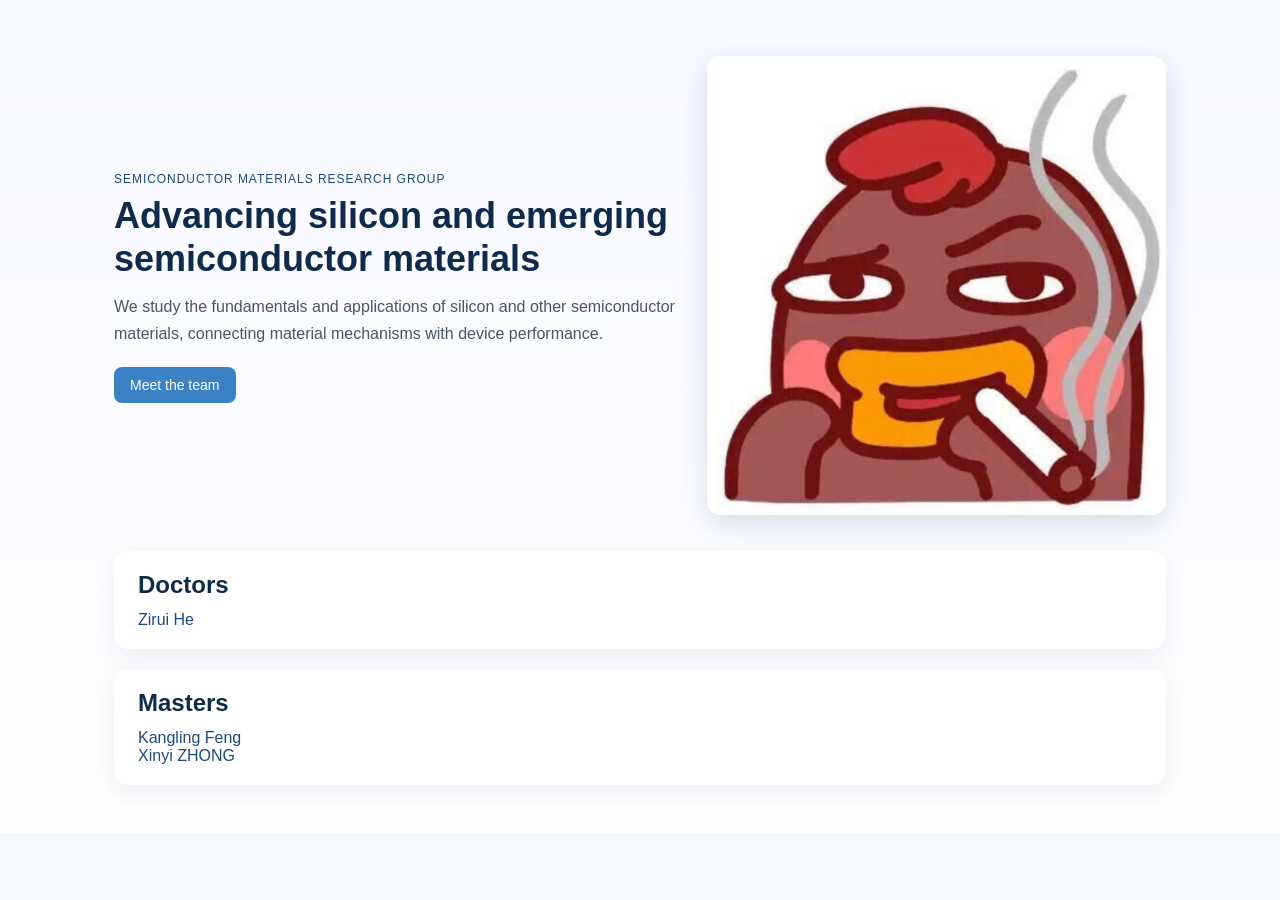
<file: index.html>
<!DOCTYPE html>
<html lang="en">
<head>
    <meta charset="UTF-8" />
    <meta name="viewport" content="initial-scale=1.0" />
    <title>Home page of research group</title>
    <link rel="stylesheet" href="style.css" />
</head>
<body>
    <header class="hero">
        <div class="hero-text">
            <p class="eyebrow">Semiconductor Materials Research Group</p>
            <h1>Advancing silicon and emerging semiconductor materials</h1>
            <p class="lead">
                We study the fundamentals and applications of silicon and other semiconductor materials,
                connecting material mechanisms with device performance.
            </p>
            <div class="hero-actions">
                <a class="btn" href="#members">Meet the team</a>
                <!-- <a class="btn ghost" href="zirui/index.html">Zirui He</a> -->
            </div>
        </div>
        <div class="hero-media">
            <img src="picture.png" alt="Semiconductor materials research" />
        </div>
    </header>

    <main class="content">
        <section id="members" class="card">
            <h2>Doctors</h2>
            <ul class="member-list">
                <li><a href="zirui/index.html">Zirui He</a></li>
            </ul>
        </section>
        <section class="card">
            <h2>Masters</h2>
            <ul class="member-list">
                <li><a href="kangling/index.html">Kangling Feng</a></li>
                <li><a href="xinyi/index.html">Xinyi ZHONG</a></li>
            </ul>
        </section>
    </main>
</body>
</html>
</file>
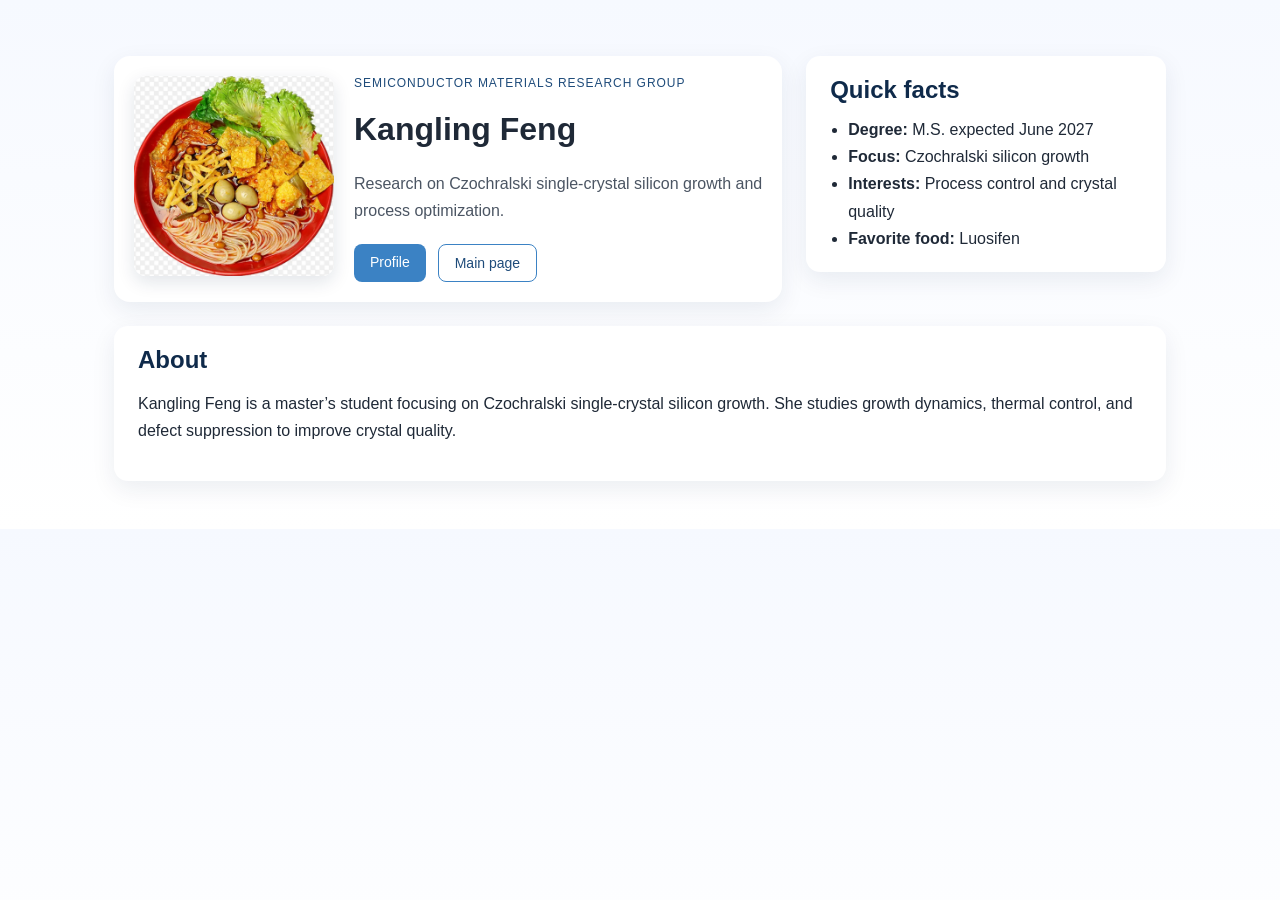
<file: kangling/index.html>
<!DOCTYPE html>
<html lang="en">
<head>
    <meta charset="UTF-8" />
    <meta name="viewport" content="initial-scale=1.0" />
    <title>Kangling Feng</title>
    <link rel="stylesheet" href="../style.css" />
</head>

<body>
    <header class="profile-header">
        <div class="profile-card">
            <img src="fkl.jpeg" alt="Kangling Feng portrait" />
            <div>
                <p class="eyebrow">Semiconductor Materials Research Group</p>
                <h1>Kangling Feng</h1>
                <p class="lead">
                    Research on Czochralski single-crystal silicon growth and process optimization.
                </p>
                <div class="hero-actions">
                    <a class="btn" href="#about">Profile</a>
                    <a class="btn ghost" href="../index.html">Main page</a>
                </div>
            </div>
        </div>

        <aside class="profile-facts card">
            <h2>Quick facts</h2>
            <ul class="facts-list">
                <li><strong>Degree:</strong> M.S. expected June 2027</li>
                <li><strong>Focus:</strong> Czochralski silicon growth</li>
                <li><strong>Interests:</strong> Process control and crystal quality</li>
                <li><strong>Favorite food:</strong> Luosifen</li>
            </ul>
        </aside>
    </header>

    <main class="content">
        <section id="about" class="card">
            <h2>About</h2>
            <p>
                Kangling Feng is a master’s student focusing on Czochralski single-crystal silicon growth.
                She studies growth dynamics, thermal control, and defect suppression to improve crystal quality.
            </p>
        </section>
    </main>
</body>
</html>
</file>
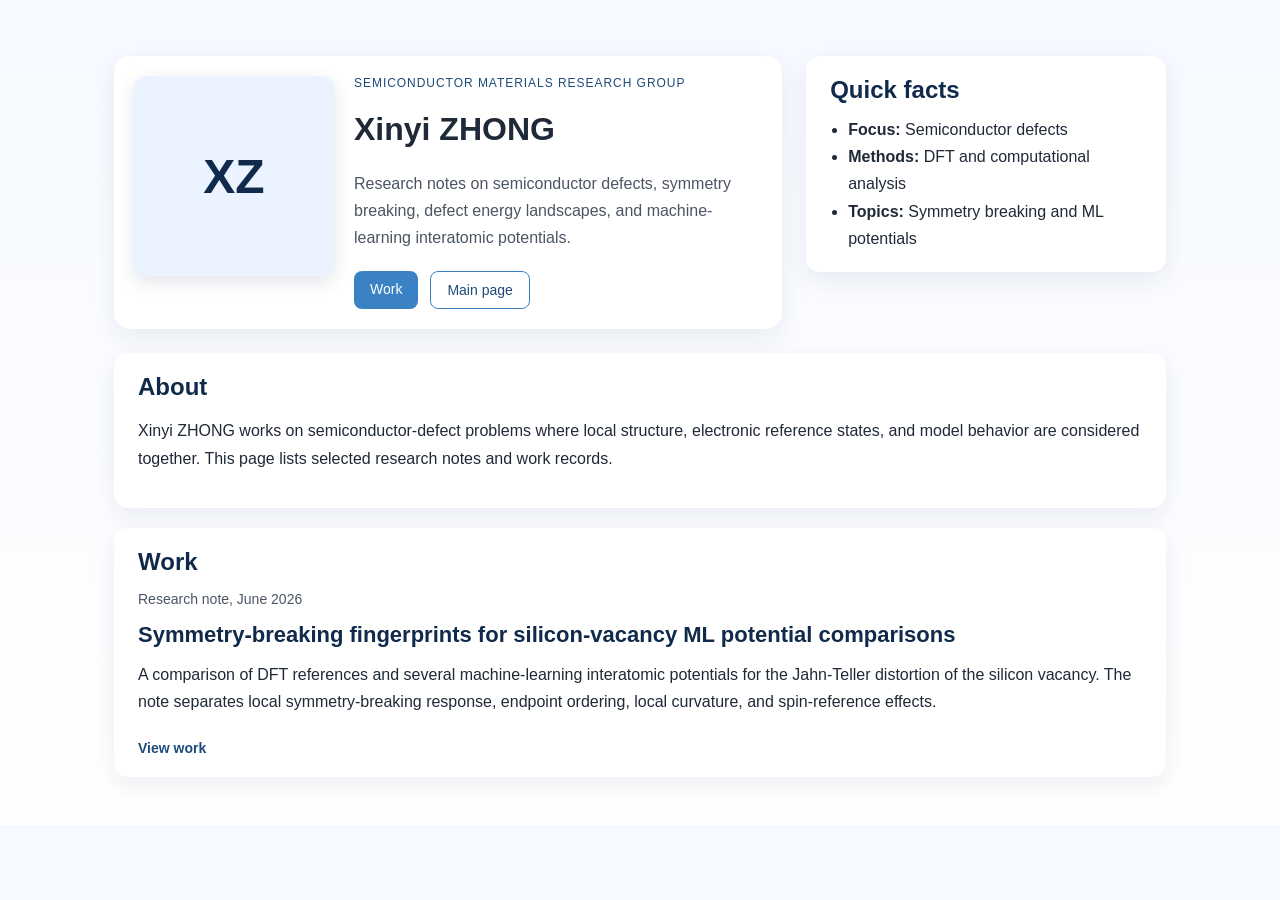
<file: xinyi/index.html>
<!DOCTYPE html>
<html lang="en">
<head>
    <meta charset="UTF-8" />
    <meta name="viewport" content="initial-scale=1.0" />
    <title>Xinyi ZHONG</title>
    <link rel="stylesheet" href="../style.css" />
</head>

<body>
    <header class="profile-header">
        <div class="profile-card">
            <div class="profile-avatar" aria-label="Xinyi ZHONG portrait placeholder">XZ</div>
            <div>
                <p class="eyebrow">Semiconductor Materials Research Group</p>
                <h1>Xinyi ZHONG</h1>
                <p class="lead">
                    Research notes on semiconductor defects, symmetry breaking, defect energy landscapes, and
                    machine-learning interatomic potentials.
                </p>
                <div class="hero-actions">
                    <a class="btn" href="#work">Work</a>
                    <a class="btn ghost" href="../index.html">Main page</a>
                </div>
            </div>
        </div>

        <aside class="profile-facts card">
            <h2>Quick facts</h2>
            <ul class="facts-list">
                <li><strong>Focus:</strong> Semiconductor defects</li>
                <li><strong>Methods:</strong> DFT and computational analysis</li>
                <li><strong>Topics:</strong> Symmetry breaking and ML potentials</li>
            </ul>
        </aside>
    </header>

    <main class="content">
        <section id="about" class="card">
            <h2>About</h2>
            <p>
                Xinyi ZHONG works on semiconductor-defect problems where local structure, electronic reference states,
                and model behavior are considered together. This page lists selected research notes and work records.
            </p>
        </section>

        <section id="work" class="card">
            <h2>Work</h2>
            <div class="work-list">
                <article class="work-item">
                    <p class="work-meta">Research note, June 2026</p>
                    <h3>
                        <a class="work-link" href="work/silicon-vacancy-ml-potential-comparisons/index.html">
                            Symmetry-breaking fingerprints for silicon-vacancy ML potential comparisons
                        </a>
                    </h3>
                    <p class="work-summary">
                        A comparison of DFT references and several machine-learning interatomic potentials for the
                        Jahn-Teller distortion of the silicon vacancy. The note separates local symmetry-breaking
                        response, endpoint ordering, local curvature, and spin-reference effects.
                    </p>
                    <a class="work-more" href="work/silicon-vacancy-ml-potential-comparisons/index.html">View work</a>
                </article>
            </div>
        </section>
    </main>
</body>
</html>
</file>
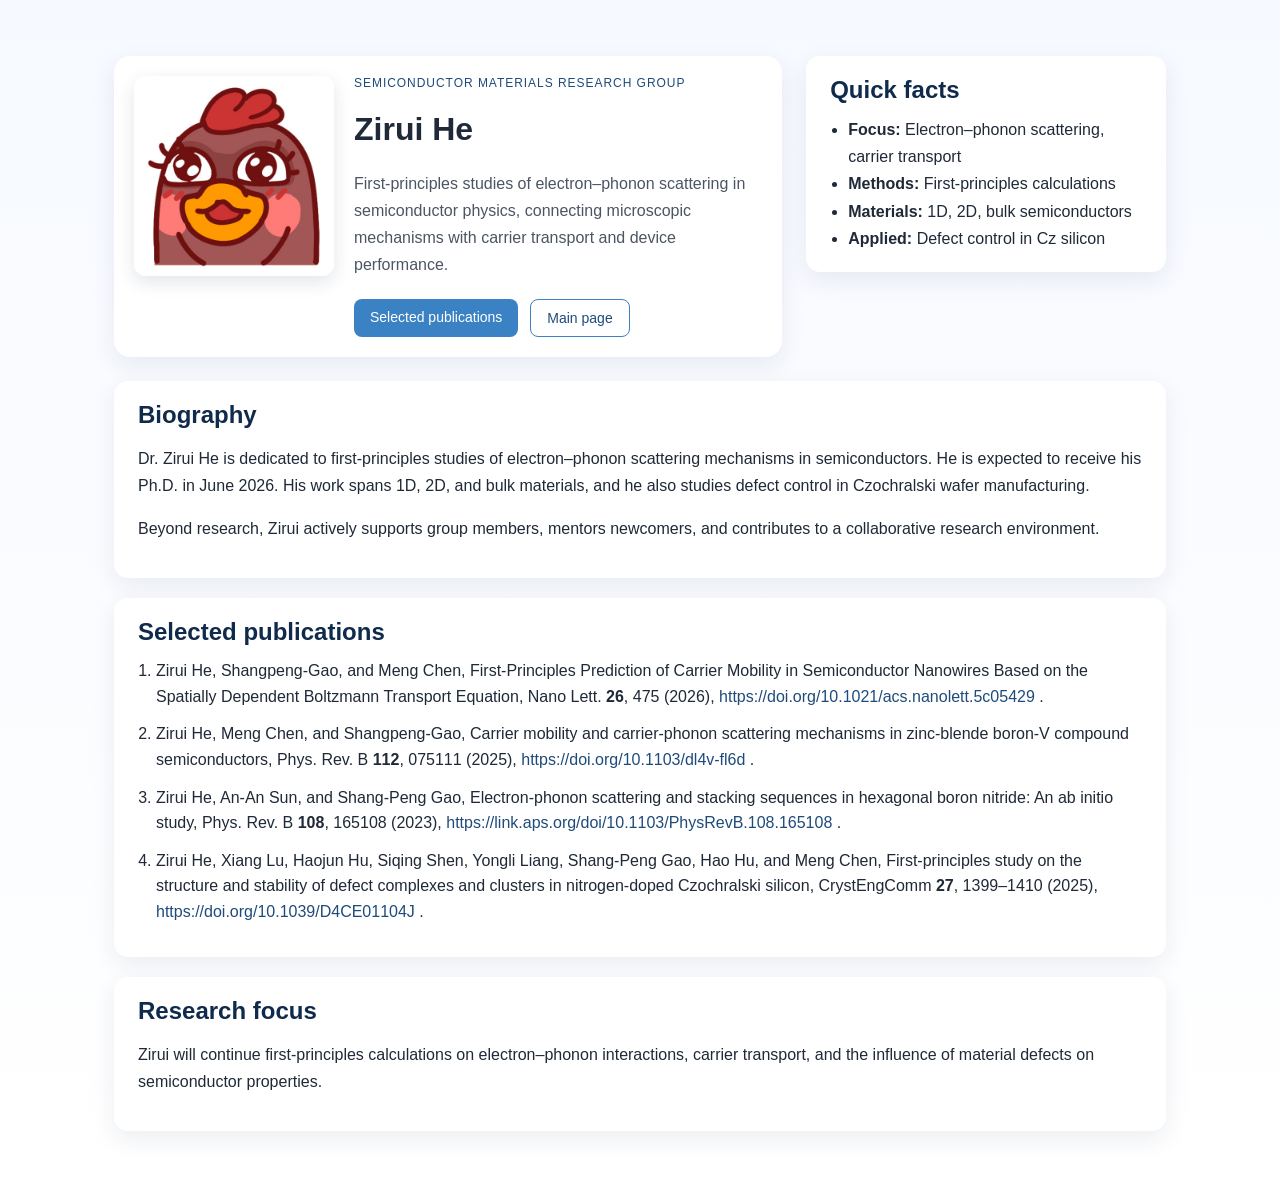
<file: zirui/index.html>
<!DOCTYPE html>
<html lang="en">
<head>
    <meta charset="UTF-8" />
    <meta name="viewport" content="initial-scale=1.0" />
    <title>Zirui He</title>
    <link rel="stylesheet" href="../style.css" />
</head>

<body>
    <header class="profile-header">
        <div class="profile-card">
            <img src="1.jpeg" alt="Zirui He portrait" />
            <div>
                <p class="eyebrow">Semiconductor Materials Research Group</p>
                <h1>Zirui He</h1>
                <p class="lead">
                    First-principles studies of electron–phonon scattering in semiconductor physics,
                    connecting microscopic mechanisms with carrier transport and device performance.
                </p>
                <div class="hero-actions">
                    <a class="btn" href="#publications">Selected publications</a>
                    <a class="btn ghost" href="../index.html">Main page</a>
                </div>
            </div>
        </div>

        <aside class="profile-facts card">
            <h2>Quick facts</h2>
            <ul class="facts-list">
                <li><strong>Focus:</strong> Electron–phonon scattering, carrier transport</li>
                <li><strong>Methods:</strong> First-principles calculations</li>
                <li><strong>Materials:</strong> 1D, 2D, bulk semiconductors</li>
                <li><strong>Applied:</strong> Defect control in Cz silicon</li>
            </ul>
        </aside>
    </header>

    <main class="content">
        <section class="card">
            <h2>Biography</h2>
            <p>
                Dr. Zirui He is dedicated to first-principles studies of electron–phonon scattering mechanisms in
                semiconductors. He is expected to receive his Ph.D. in June 2026. His work spans 1D, 2D, and bulk
                materials, and he also studies defect control in Czochralski wafer manufacturing.
            </p>
            <p>
                Beyond research, Zirui actively supports group members, mentors newcomers, and contributes to a
                collaborative research environment.
            </p>
        </section>

        <section id="publications" class="card">
            <h2>Selected publications</h2>
            <ol class="pub-list">
                <li>
                    Zirui He, Shangpeng-Gao, and Meng Chen, First-Principles Prediction of Carrier Mobility in
                    Semiconductor Nanowires Based on the Spatially Dependent Boltzmann Transport Equation, Nano Lett.
                    <b>26</b>, 475 (2026),
                    <a href="https://doi.org/10.1021/acs.nanolett.5c05429" target="_blank" rel="noreferrer">
                        https://doi.org/10.1021/acs.nanolett.5c05429
                    </a>.
                </li>
                <li>
                    Zirui He, Meng Chen, and Shangpeng-Gao, Carrier mobility and carrier-phonon scattering mechanisms in
                    zinc-blende boron-V compound semiconductors, Phys. Rev. B <b>112</b>, 075111 (2025),
                    <a href="https://doi.org/10.1103/dl4v-fl6d" target="_blank" rel="noreferrer">
                        https://doi.org/10.1103/dl4v-fl6d
                    </a>.
                </li>
                <li>
                    Zirui He, An-An Sun, and Shang-Peng Gao, Electron-phonon scattering and stacking sequences in
                    hexagonal boron nitride: An ab initio study, Phys. Rev. B <b>108</b>, 165108 (2023),
                    <a href="https://link.aps.org/doi/10.1103/PhysRevB.108.165108" target="_blank" rel="noreferrer">
                        https://link.aps.org/doi/10.1103/PhysRevB.108.165108
                    </a>.
                </li>
                <li>
                    Zirui He, Xiang Lu, Haojun Hu, Siqing Shen, Yongli Liang, Shang-Peng Gao, Hao Hu, and Meng Chen,
                    First-principles study on the structure and stability of defect complexes and clusters in
                    nitrogen-doped Czochralski silicon, CrystEngComm <b>27</b>, 1399–1410 (2025),
                    <a href="https://doi.org/10.1039/D4CE01104J" target="_blank" rel="noreferrer">
                        https://doi.org/10.1039/D4CE01104J
                    </a>.
                </li>
            </ol>
        </section>

        <section class="card">
            <h2>Research focus</h2>
            <p>
                Zirui will continue first-principles calculations on electron–phonon interactions, carrier transport,
                and the influence of material defects on semiconductor properties.
            </p>
        </section>
    </main>
</body>
</html>
</file>
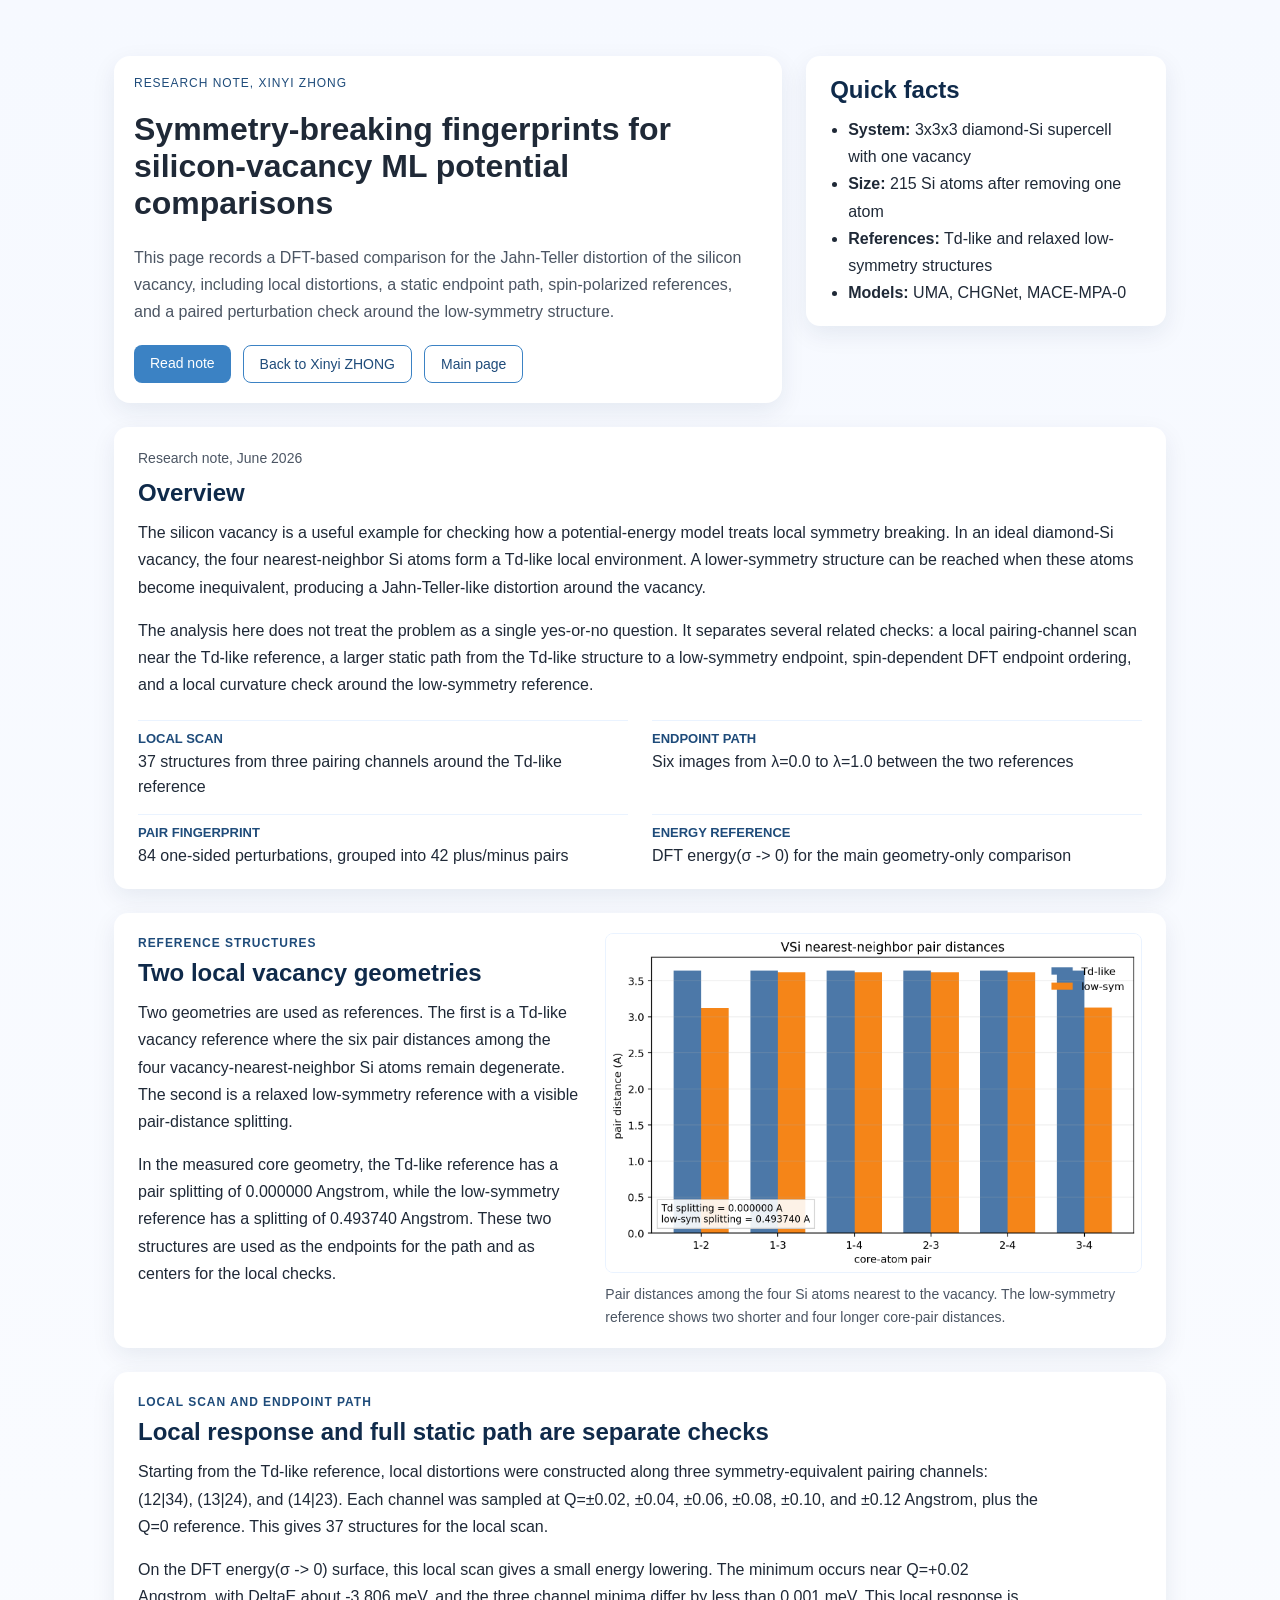
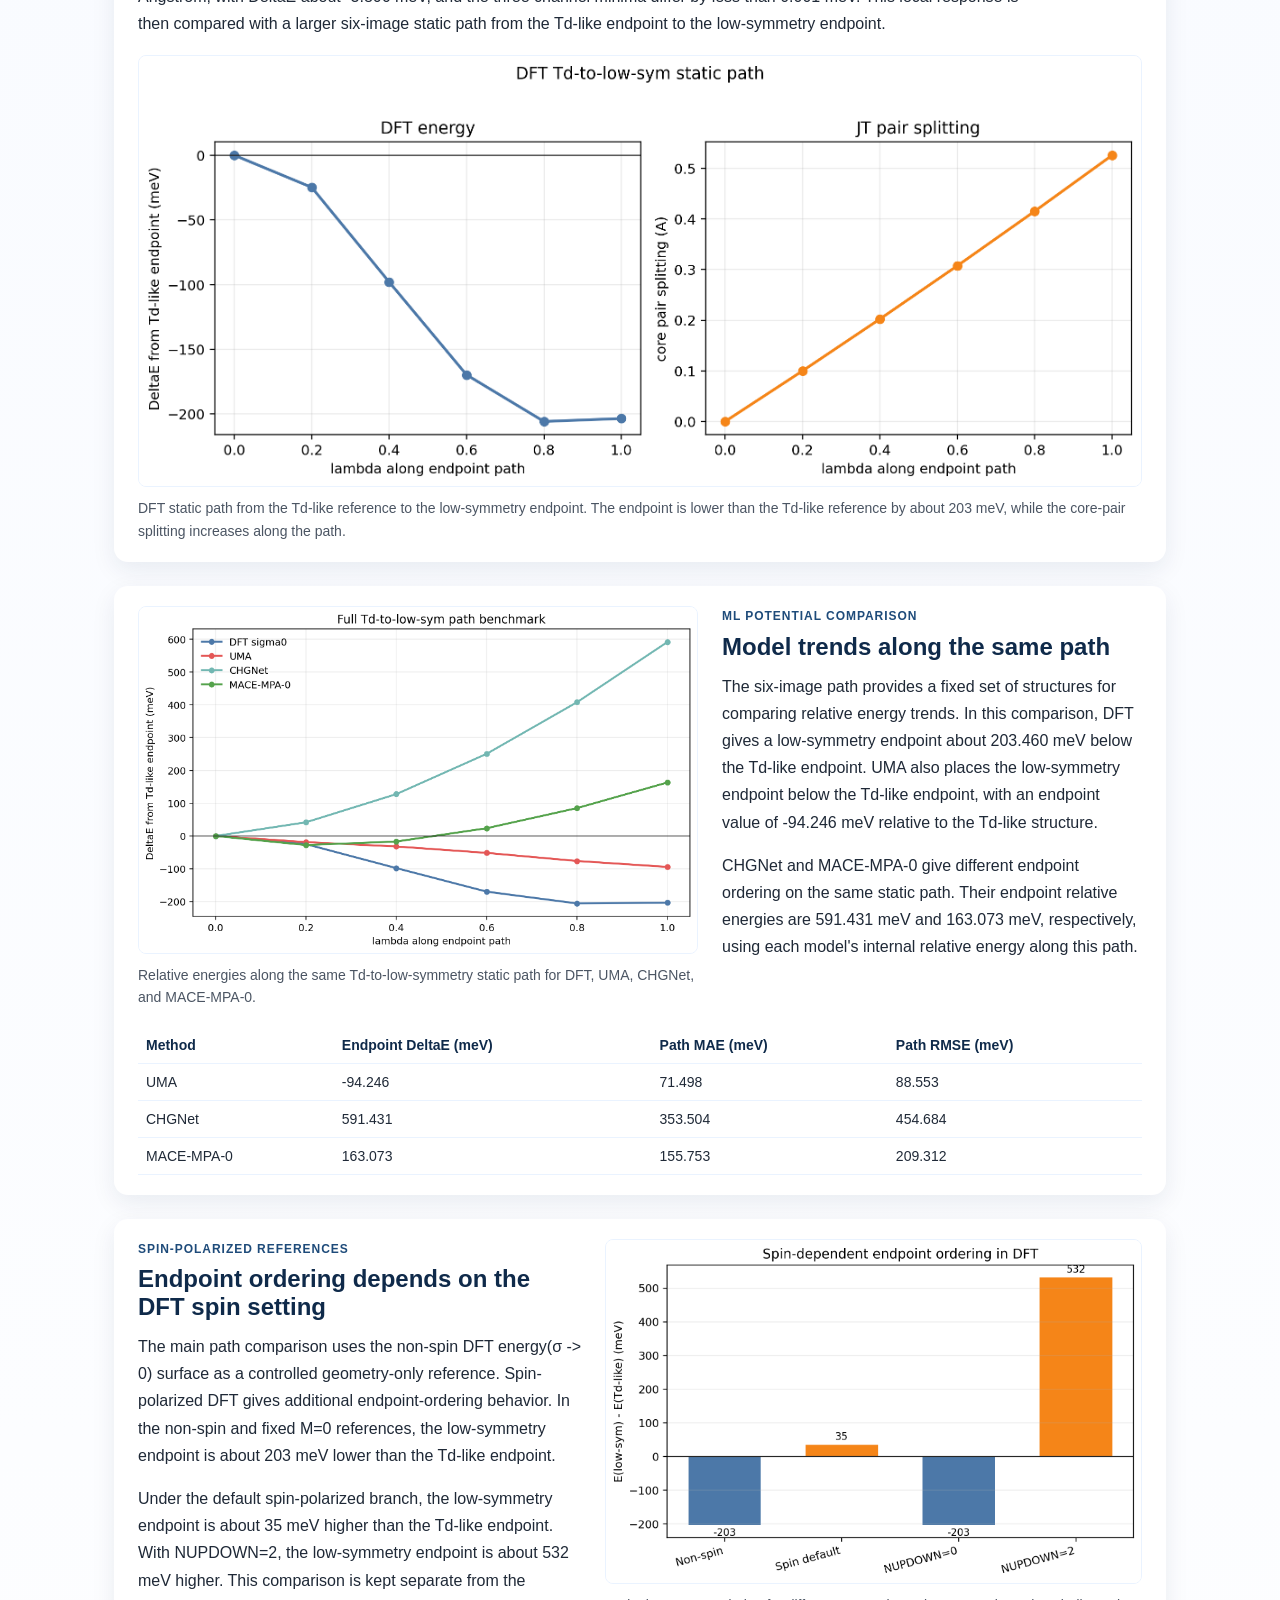
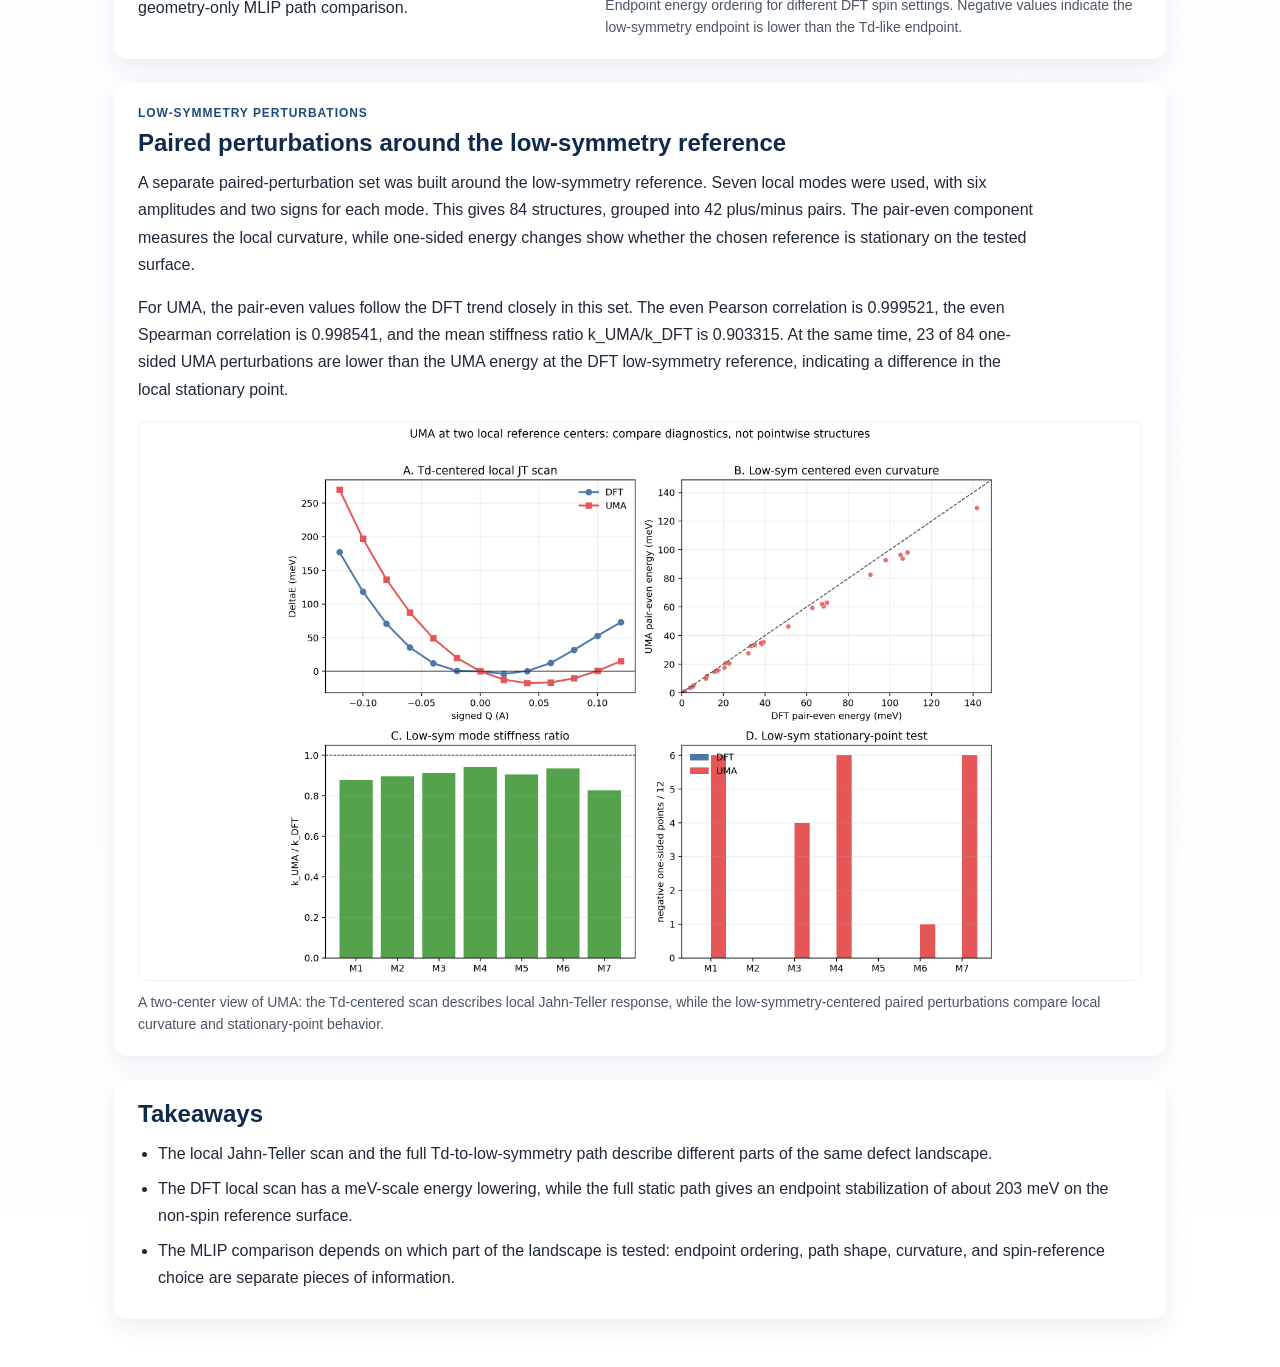
<file: xinyi/work/silicon-vacancy-ml-potential-comparisons/index.html>
<!DOCTYPE html>
<html lang="en">
<head>
    <meta charset="UTF-8" />
    <meta name="viewport" content="initial-scale=1.0" />
    <title>Silicon-vacancy ML potential comparisons</title>
    <link rel="stylesheet" href="../../../style.css" />
</head>

<body>
    <header class="profile-header">
        <div class="profile-card work-hero-card">
            <div>
                <p class="eyebrow">Research note, Xinyi ZHONG</p>
                <h1>Symmetry-breaking fingerprints for silicon-vacancy ML potential comparisons</h1>
                <p class="lead">
                    This page records a DFT-based comparison for the Jahn-Teller distortion of the silicon vacancy,
                    including local distortions, a static endpoint path, spin-polarized references, and a paired
                    perturbation check around the low-symmetry structure.
                </p>
                <div class="hero-actions">
                    <a class="btn" href="#reference">Read note</a>
                    <a class="btn ghost" href="../../index.html">Back to Xinyi ZHONG</a>
                    <a class="btn ghost" href="../../../index.html">Main page</a>
                </div>
            </div>
        </div>

        <aside class="profile-facts card">
            <h2>Quick facts</h2>
            <ul class="facts-list">
                <li><strong>System:</strong> 3x3x3 diamond-Si supercell with one vacancy</li>
                <li><strong>Size:</strong> 215 Si atoms after removing one atom</li>
                <li><strong>References:</strong> Td-like and relaxed low-symmetry structures</li>
                <li><strong>Models:</strong> UMA, CHGNet, MACE-MPA-0</li>
            </ul>
        </aside>
    </header>

    <main class="content work-detail">
        <section class="card narrative-intro">
            <p class="work-meta">Research note, June 2026</p>
            <h2>Overview</h2>
            <p>
                The silicon vacancy is a useful example for checking how a potential-energy model treats local
                symmetry breaking. In an ideal diamond-Si vacancy, the four nearest-neighbor Si atoms form a Td-like
                local environment. A lower-symmetry structure can be reached when these atoms become inequivalent,
                producing a Jahn-Teller-like distortion around the vacancy.
            </p>
            <p>
                The analysis here does not treat the problem as a single yes-or-no question. It separates several
                related checks: a local pairing-channel scan near the Td-like reference, a larger static path from the
                Td-like structure to a low-symmetry endpoint, spin-dependent DFT endpoint ordering, and a local
                curvature check around the low-symmetry reference.
            </p>

            <dl class="key-results compact-results">
                <div>
                    <dt>Local scan</dt>
                    <dd>37 structures from three pairing channels around the Td-like reference</dd>
                </div>
                <div>
                    <dt>Endpoint path</dt>
                    <dd>Six images from &lambda;=0.0 to &lambda;=1.0 between the two references</dd>
                </div>
                <div>
                    <dt>Pair fingerprint</dt>
                    <dd>84 one-sided perturbations, grouped into 42 plus/minus pairs</dd>
                </div>
                <div>
                    <dt>Energy reference</dt>
                    <dd>DFT energy(&sigma; -> 0) for the main geometry-only comparison</dd>
                </div>
            </dl>
        </section>

        <section id="reference" class="card narrative-section">
            <div class="narrative-grid">
                <div class="section-copy">
                    <p class="section-kicker">Reference structures</p>
                    <h2>Two local vacancy geometries</h2>
                    <p>
                        Two geometries are used as references. The first is a Td-like vacancy reference where the six
                        pair distances among the four vacancy-nearest-neighbor Si atoms remain degenerate. The second
                        is a relaxed low-symmetry reference with a visible pair-distance splitting.
                    </p>
                    <p>
                        In the measured core geometry, the Td-like reference has a pair splitting of 0.000000 Angstrom,
                        while the low-symmetry reference has a splitting of 0.493740 Angstrom. These two structures are
                        used as the endpoints for the path and as centers for the local checks.
                    </p>
                </div>
                <figure class="research-figure figure-panel">
                    <img src="../../figures/fig1_reference_pair_distances.png"
                        alt="Nearest-neighbor pair distances for Td-like and low-symmetry silicon-vacancy references" />
                    <figcaption>
                        Pair distances among the four Si atoms nearest to the vacancy. The low-symmetry reference shows
                        two shorter and four longer core-pair distances.
                    </figcaption>
                </figure>
            </div>
        </section>

        <section class="card narrative-section">
            <div class="section-copy section-copy-wide">
                <p class="section-kicker">Local scan and endpoint path</p>
                <h2>Local response and full static path are separate checks</h2>
                <p>
                    Starting from the Td-like reference, local distortions were constructed along three
                    symmetry-equivalent pairing channels: (12|34), (13|24), and (14|23). Each channel was sampled at
                    Q=&plusmn;0.02, &plusmn;0.04, &plusmn;0.06, &plusmn;0.08, &plusmn;0.10, and &plusmn;0.12 Angstrom, plus the Q=0 reference.
                    This gives 37 structures for the local scan.
                </p>
                <p>
                    On the DFT energy(&sigma; -> 0) surface, this local scan gives a small energy lowering. The minimum
                    occurs near Q=+0.02 Angstrom, with DeltaE about -3.806 meV, and the three channel minima differ by
                    less than 0.001 meV. This local response is then compared with a larger six-image static path from
                    the Td-like endpoint to the low-symmetry endpoint.
                </p>
            </div>

            <figure class="research-figure figure-panel figure-wide">
                <img src="../../figures/fig2_dft_td_to_jt_path.png"
                    alt="DFT static path from Td-like to low-symmetry silicon-vacancy structures" />
                <figcaption>
                    DFT static path from the Td-like reference to the low-symmetry endpoint. The endpoint is lower than
                    the Td-like reference by about 203 meV, while the core-pair splitting increases along the path.
                </figcaption>
            </figure>
        </section>

        <section class="card narrative-section">
            <div class="narrative-grid reverse-grid">
                <figure class="research-figure figure-panel">
                    <img src="../../figures/fig3_full_path_uma_chgnet_mace_mpa.png"
                        alt="Full path comparison for DFT, UMA, CHGNet, and MACE-MPA-0" />
                    <figcaption>
                        Relative energies along the same Td-to-low-symmetry static path for DFT, UMA, CHGNet, and
                        MACE-MPA-0.
                    </figcaption>
                </figure>
                <div class="section-copy">
                    <p class="section-kicker">ML potential comparison</p>
                    <h2>Model trends along the same path</h2>
                    <p>
                        The six-image path provides a fixed set of structures for comparing relative energy trends. In
                        this comparison, DFT gives a low-symmetry endpoint about 203.460 meV below the Td-like endpoint.
                        UMA also places the low-symmetry endpoint below the Td-like endpoint, with an endpoint value of
                        -94.246 meV relative to the Td-like structure.
                    </p>
                    <p>
                        CHGNet and MACE-MPA-0 give different endpoint ordering on the same static path. Their endpoint
                        relative energies are 591.431 meV and 163.073 meV, respectively, using each model's internal
                        relative energy along this path.
                    </p>
                </div>
            </div>

            <div class="metric-table-wrap">
                <table class="metric-table">
                    <thead>
                        <tr>
                            <th>Method</th>
                            <th>Endpoint DeltaE (meV)</th>
                            <th>Path MAE (meV)</th>
                            <th>Path RMSE (meV)</th>
                        </tr>
                    </thead>
                    <tbody>
                        <tr>
                            <td>UMA</td>
                            <td>-94.246</td>
                            <td>71.498</td>
                            <td>88.553</td>
                        </tr>
                        <tr>
                            <td>CHGNet</td>
                            <td>591.431</td>
                            <td>353.504</td>
                            <td>454.684</td>
                        </tr>
                        <tr>
                            <td>MACE-MPA-0</td>
                            <td>163.073</td>
                            <td>155.753</td>
                            <td>209.312</td>
                        </tr>
                    </tbody>
                </table>
            </div>
        </section>

        <section class="card narrative-section">
            <div class="narrative-grid">
                <div class="section-copy">
                    <p class="section-kicker">Spin-polarized references</p>
                    <h2>Endpoint ordering depends on the DFT spin setting</h2>
                    <p>
                        The main path comparison uses the non-spin DFT energy(&sigma; -> 0) surface as a controlled
                        geometry-only reference. Spin-polarized DFT gives additional endpoint-ordering behavior. In the
                        non-spin and fixed M=0 references, the low-symmetry endpoint is about 203 meV lower than the
                        Td-like endpoint.
                    </p>
                    <p>
                        Under the default spin-polarized branch, the low-symmetry endpoint is about 35 meV higher than
                        the Td-like endpoint. With NUPDOWN=2, the low-symmetry endpoint is about 532 meV higher. This
                        comparison is kept separate from the geometry-only MLIP path comparison.
                    </p>
                </div>
                <figure class="research-figure figure-panel">
                    <img src="../../figures/fig4_spin_endpoint_ordering.png"
                        alt="Spin-dependent endpoint ordering in DFT for the silicon vacancy" />
                    <figcaption>
                        Endpoint energy ordering for different DFT spin settings. Negative values indicate the
                        low-symmetry endpoint is lower than the Td-like endpoint.
                    </figcaption>
                </figure>
            </div>
        </section>

        <section class="card narrative-section">
            <div class="section-copy section-copy-wide">
                <p class="section-kicker">Low-symmetry perturbations</p>
                <h2>Paired perturbations around the low-symmetry reference</h2>
                <p>
                    A separate paired-perturbation set was built around the low-symmetry reference. Seven local modes
                    were used, with six amplitudes and two signs for each mode. This gives 84 structures, grouped into
                    42 plus/minus pairs. The pair-even component measures the local curvature, while one-sided energy
                    changes show whether the chosen reference is stationary on the tested surface.
                </p>
                <p>
                    For UMA, the pair-even values follow the DFT trend closely in this set. The even Pearson
                    correlation is 0.999521, the even Spearman correlation is 0.998541, and the mean stiffness ratio
                    k_UMA/k_DFT is 0.903315. At the same time, 23 of 84 one-sided UMA perturbations are lower than the
                    UMA energy at the DFT low-symmetry reference, indicating a difference in the local stationary point.
                </p>
            </div>

            <figure class="research-figure figure-panel figure-wide">
                <img src="../../figures/fig5_uma_two_center_diagnostic.png"
                    alt="UMA two-center diagnostic for local Jahn-Teller topology and low-symmetry basin curvature" />
                <figcaption>
                    A two-center view of UMA: the Td-centered scan describes local Jahn-Teller response, while the
                    low-symmetry-centered paired perturbations compare local curvature and stationary-point behavior.
                </figcaption>
            </figure>
        </section>

        <section class="card narrative-section">
            <h2>Takeaways</h2>
            <ul class="work-points takeaway-list">
                <li>
                    The local Jahn-Teller scan and the full Td-to-low-symmetry path describe different parts of the
                    same defect landscape.
                </li>
                <li>
                    The DFT local scan has a meV-scale energy lowering, while the full static path gives an endpoint
                    stabilization of about 203 meV on the non-spin reference surface.
                </li>
                <li>
                    The MLIP comparison depends on which part of the landscape is tested: endpoint ordering, path shape,
                    curvature, and spin-reference choice are separate pieces of information.
                </li>
            </ul>
        </section>
    </main>
</body>
</html>
</file>
<file: style.css>
:root {
    --blue-900: #0f2a4a;
    --blue-700: #1e4b7a;
    --blue-500: #3b82c4;
    --blue-100: #eaf3ff;
    --blue-50: #f6f9ff;
    --gray-800: #1f2937;
    --gray-600: #4b5563;
    --white: #ffffff;
}

* {
    box-sizing: border-box;
}

body {
    margin: 0;
    font-family: "Inter", "Helvetica Neue", Arial, sans-serif;
    color: var(--gray-800);
    background: linear-gradient(180deg, var(--blue-50), var(--white));
}

.hero {
    max-width: 1100px;
    margin: 0 auto;
    padding: 56px 24px 32px;
    display: grid;
    grid-template-columns: 1.1fr 0.9fr;
    gap: 32px;
    align-items: center;
}

.hero-text h1 {
    font-size: 36px;
    line-height: 1.2;
    margin: 8px 0 12px;
    color: var(--blue-900);
}

.eyebrow {
    letter-spacing: 0.08em;
    text-transform: uppercase;
    font-size: 12px;
    color: var(--blue-700);
    margin: 0 0 8px;
}

.lead {
    font-size: 16px;
    line-height: 1.7;
    color: var(--gray-600);
    margin: 0 0 20px;
}

.hero-actions {
    display: flex;
    gap: 12px;
    flex-wrap: wrap;
}

.btn {
    display: inline-block;
    background: var(--blue-500);
    color: var(--white);
    padding: 10px 16px;
    border-radius: 8px;
    text-decoration: none;
    font-size: 14px;
}

.btn.ghost {
    background: transparent;
    color: var(--blue-700);
    border: 1px solid var(--blue-500);
}

.hero-media img {
    width: 100%;
    border-radius: 14px;
    box-shadow: 0 10px 30px rgba(15, 42, 74, 0.15);
    object-fit: cover;
}

.content {
    max-width: 1100px;
    margin: 0 auto;
    padding: 0 24px 48px;
    display: grid;
    gap: 20px;
}

.card {
    background: var(--white);
    border-radius: 14px;
    padding: 20px 24px;
    box-shadow: 0 8px 24px rgba(15, 42, 74, 0.08);
}

.card h2 {
    margin: 0 0 12px;
    color: var(--blue-900);
}

.card p {
    line-height: 1.7;
}

.member-list {
    list-style: none;
    padding: 0;
    margin: 0;
}

.member-list a {
    color: var(--blue-700);
    text-decoration: none;
}

.member-list a:hover {
    text-decoration: underline;
}

/* @media (max-width: 900px) {
    .hero {
        grid-template-columns: 1fr;
    } */
/* ...existing code... */
.profile-hero {
    max-width: 1100px;
    margin: 0 auto;
    padding: 56px 24px 32px;
    display: grid;
    grid-template-columns: 1.1fr 0.9fr;
    gap: 32px;
    align-items: center;
}

.profile-text h1 {
    font-size: 36px;
    line-height: 1.2;
    margin: 8px 0 12px;
    color: var(--blue-900);
}

.profile-media img {
    width: 100%;
    border-radius: 14px;
    box-shadow: 0 10px 30px rgba(15, 42, 74, 0.15);
    object-fit: cover;
}

.pub-list {
    padding-left: 18px;
    margin: 0;
}

.pub-list li {
    margin-bottom: 12px;
    line-height: 1.6;
}

.pub-list a {
    color: var(--blue-700);
    text-decoration: none;
}

.pub-list a:hover {
    text-decoration: underline;
}

/* ...existing code... */
.profile-header {
    max-width: 1100px;
    margin: 0 auto;
    padding: 56px 24px 24px;
    display: grid;
    grid-template-columns: 1.3fr 0.7fr;
    gap: 24px;
    align-items: start;
}

.profile-card {
    display: grid;
    grid-template-columns: 200px 1fr;
    gap: 20px;
    background: var(--white);
    border-radius: 16px;
    padding: 20px;
    box-shadow: 0 8px 24px rgba(15, 42, 74, 0.08);
}

.profile-card img {
    width: 100%;
    aspect-ratio: 1 / 1;
    border-radius: 12px;
    object-fit: cover;
    box-shadow: 0 6px 18px rgba(15, 42, 74, 0.12);
}

.profile-avatar {
    width: 100%;
    aspect-ratio: 1 / 1;
    border-radius: 12px;
    display: grid;
    place-items: center;
    background: var(--blue-100);
    color: var(--blue-900);
    font-size: 48px;
    font-weight: 700;
    box-shadow: 0 6px 18px rgba(15, 42, 74, 0.12);
}

.profile-facts h2 {
    margin-top: 0;
}

.facts-list {
    margin: 0;
    padding-left: 18px;
    line-height: 1.7;
}

.work-list {
    display: grid;
    gap: 16px;
}

.work-item h3 {
    margin: 0 0 12px;
    color: var(--blue-900);
    font-size: 22px;
    line-height: 1.35;
}

.work-link {
    color: var(--blue-900);
    text-decoration: none;
}

.work-link:hover {
    color: var(--blue-700);
    text-decoration: underline;
}

.work-summary {
    margin-bottom: 12px !important;
}

.work-more {
    color: var(--blue-700);
    display: inline-block;
    font-size: 14px;
    font-weight: 700;
    margin-top: 12px;
    text-decoration: none;
}

.work-more:hover {
    text-decoration: underline;
}

.work-item p {
    line-height: 1.7;
    margin: 0;
}

.work-item h4 {
    margin: 22px 0 8px;
    color: var(--blue-900);
    font-size: 16px;
}

.work-meta {
    color: var(--gray-600);
    font-size: 14px;
    margin-bottom: 8px !important;
}

.key-results {
    display: grid;
    grid-template-columns: repeat(2, minmax(0, 1fr));
    gap: 14px 24px;
    margin: 22px 0;
}

.key-results div {
    border-top: 1px solid var(--blue-100);
    padding-top: 10px;
}

.key-results dt {
    color: var(--blue-700);
    font-size: 13px;
    font-weight: 700;
    margin-bottom: 4px;
    text-transform: uppercase;
}

.key-results dd {
    margin: 0;
    line-height: 1.55;
}

.work-points {
    margin: 0;
    padding-left: 20px;
    line-height: 1.7;
}

.work-points li {
    margin-bottom: 8px;
}

.figure-list {
    display: grid;
    gap: 24px;
}

.research-figure {
    margin: 0;
    border-top: 1px solid var(--blue-100);
    padding-top: 18px;
}

.research-figure:first-child {
    border-top: 0;
    padding-top: 0;
}

.research-figure img {
    width: 100%;
    display: block;
    border-radius: 8px;
    border: 1px solid var(--blue-100);
    background: var(--white);
}

.research-figure figcaption {
    color: var(--gray-600);
    font-size: 14px;
    line-height: 1.6;
    margin-top: 10px;
}

.work-detail {
    gap: 24px;
}

.work-hero-card {
    display: block;
}

.work-hero-card h1 {
    max-width: 760px;
}

.work-detail .card {
    overflow: hidden;
}

.work-detail .research-figure img {
    max-height: 460px;
    object-fit: contain;
}

.work-detail .figure-wide img {
    max-height: 560px;
}

.work-detail .figure-panel {
    max-width: 100%;
}

.narrative-intro h2,
.narrative-section h2 {
    margin-bottom: 12px;
}

.narrative-intro p,
.narrative-section p {
    margin-top: 0;
}

.section-kicker {
    color: var(--blue-700);
    font-size: 12px;
    font-weight: 700;
    letter-spacing: 0.08em;
    margin-bottom: 6px !important;
    text-transform: uppercase;
}

.narrative-grid {
    display: grid;
    grid-template-columns: minmax(0, 0.95fr) minmax(320px, 1.15fr);
    gap: 24px;
    align-items: start;
}

.reverse-grid {
    grid-template-columns: minmax(320px, 1.2fr) minmax(0, 0.9fr);
}

.section-copy p + p {
    margin-top: 12px;
}

.section-copy-wide {
    max-width: 900px;
}

.figure-panel {
    border-top: 0;
    padding-top: 0;
}

.figure-wide {
    margin-top: 18px;
}

.compact-results {
    margin-bottom: 0;
}

.metric-table-wrap {
    overflow-x: auto;
    margin-top: 18px;
}

.metric-table {
    width: 100%;
    border-collapse: collapse;
    font-size: 14px;
}

.metric-table th,
.metric-table td {
    border-bottom: 1px solid var(--blue-100);
    padding: 10px 8px;
    text-align: left;
}

.metric-table th {
    color: var(--blue-900);
    font-weight: 700;
}

.takeaway-list {
    margin-top: 4px;
}

@media (max-width: 900px) {
    .profile-header {
        grid-template-columns: 1fr;
    }
    .profile-card {
        grid-template-columns: 1fr;
    }
    .key-results {
        grid-template-columns: 1fr;
    }
    .narrative-grid,
    .reverse-grid {
        grid-template-columns: 1fr;
    }
}
</file>
